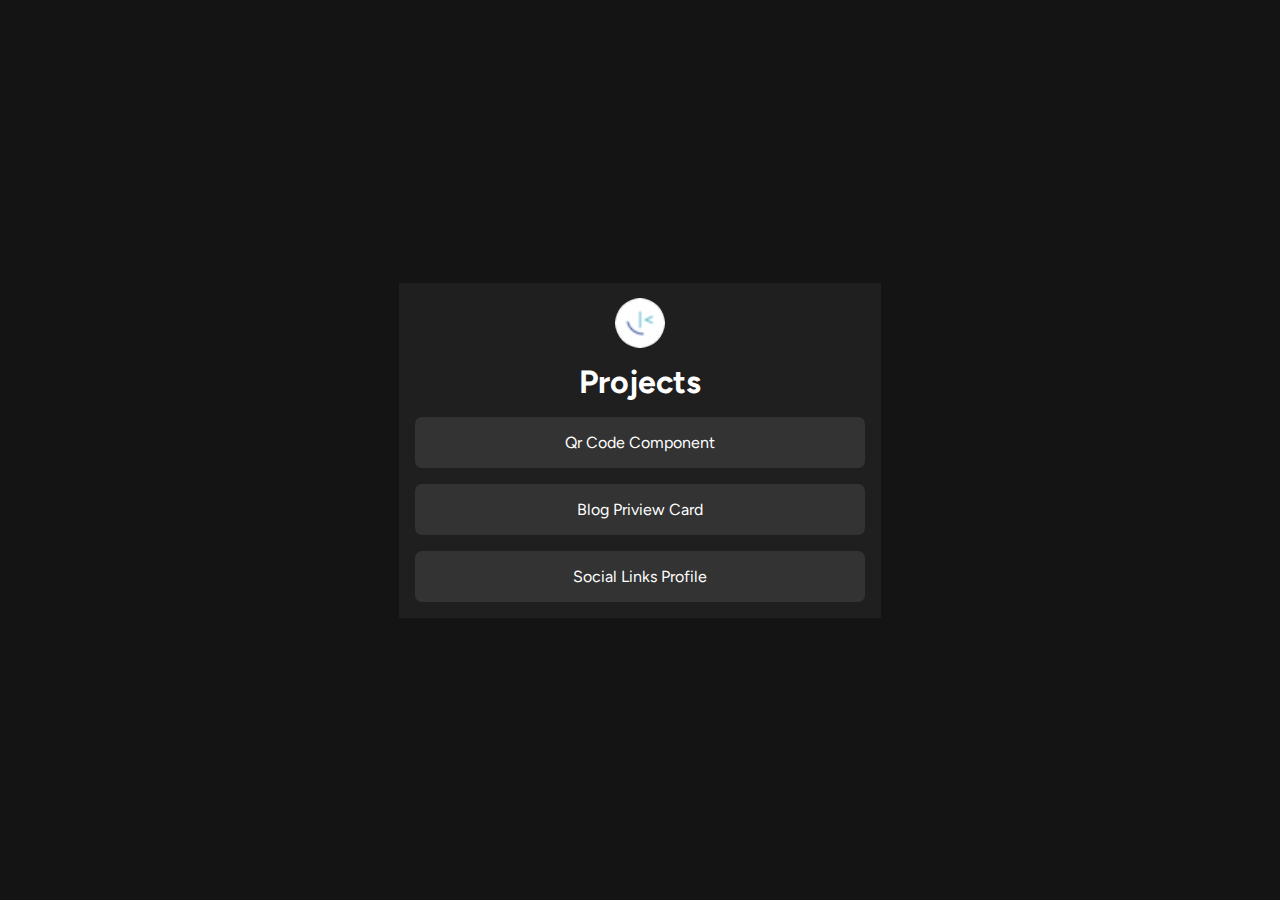
<file: Index.html>
<!DOCTYPE html>
<html lang="en">
<head>
    <link rel="stylesheet" href="style.css">
    <link rel="icon" href="image.png" type="image/png">

    <meta charset="UTF-8">
    <meta name="viewport" content="width=device-width, initial-scale=1.0">
    <title>FrontEnd Mentor Challenge  | By Adhitya</title>
</head>
<body>
    <div class="card">
        <img src="image.png" alt="FrontEnd icon" class="icon">
        <h1 class="name">Projects</h1>

        <div class="container">
            <a class="links" href="qr-code-component-main/">Qr Code Component</a>
            <a class="links" href="blog-preview-card-main/">Blog Priview Card</a>
            <a class="links" href="social-links-profile-main/">Social Links Profile</a>
        </div>
    </div>
</body>
</html>
</file>
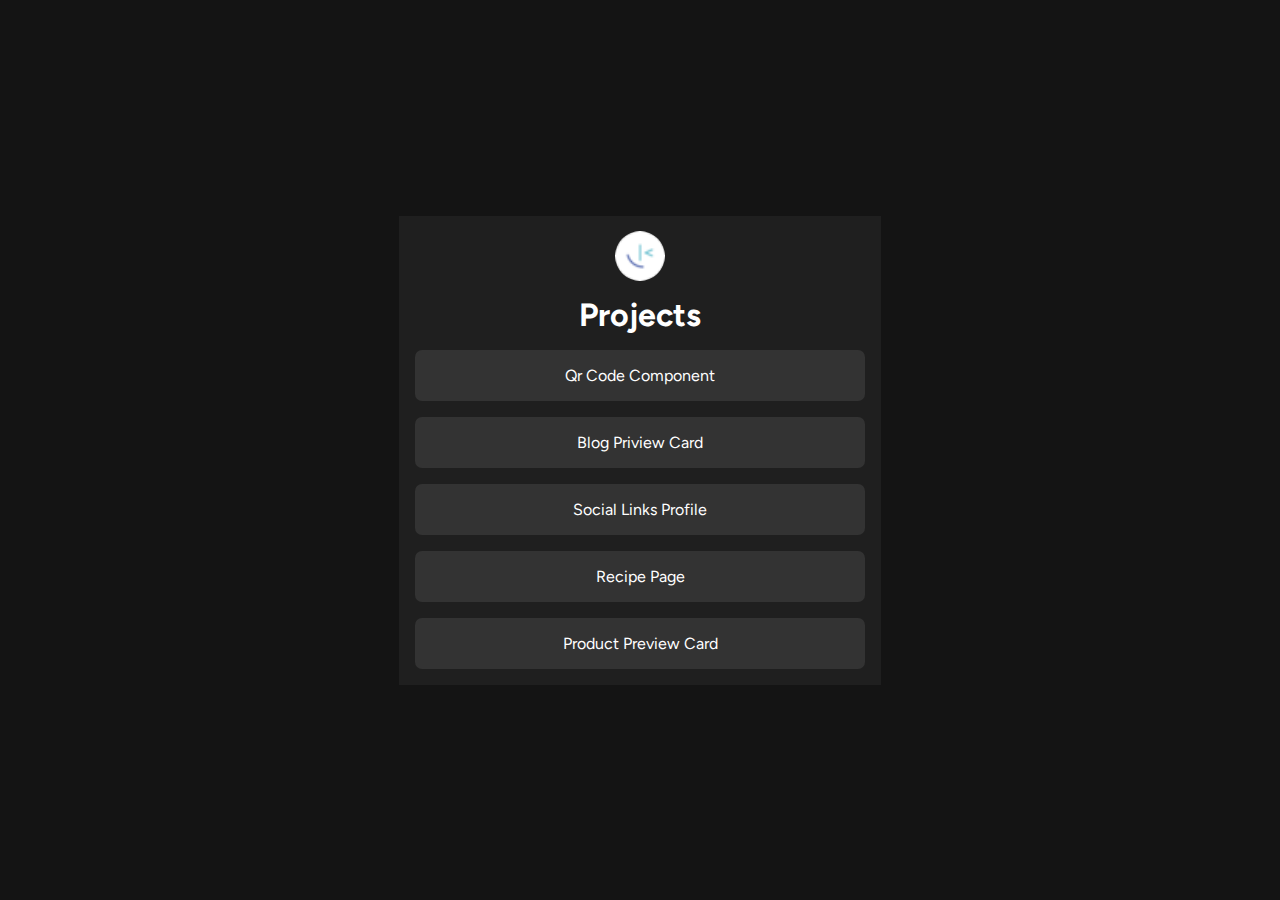
<file: index.html>
<!DOCTYPE html>
<html lang="en">
<head>
    <link rel="stylesheet" href="style.css">
    <link rel="icon" href="image.png" type="image/png">

    <meta charset="UTF-8">
    <meta name="viewport" content="width=device-width, initial-scale=1.0">
    <title>FrontEnd Mentor Challenge g | By Adhitya</title>
</head>
<body>
    <div class="card">
        <img src="image.png" alt="FrontEnd icon" class="icon">
        <h1 class="name">Projects</h1>

        <div class="container">
            <a class="links" href="qr-code-component-main/">Qr Code Component</a>
            <a class="links" href="blog-preview-card-main/">Blog Priview Card</a>
            <a class="links" href="social-links-profile-main/">Social Links Profile</a>
            <a class="links" href="recipe-page-main/">Recipe Page</a>
            <a class="links" href="product-preview-card-component-main/">Product Preview Card</a>
        </div>
    </div>
</body>
</html>
</file>
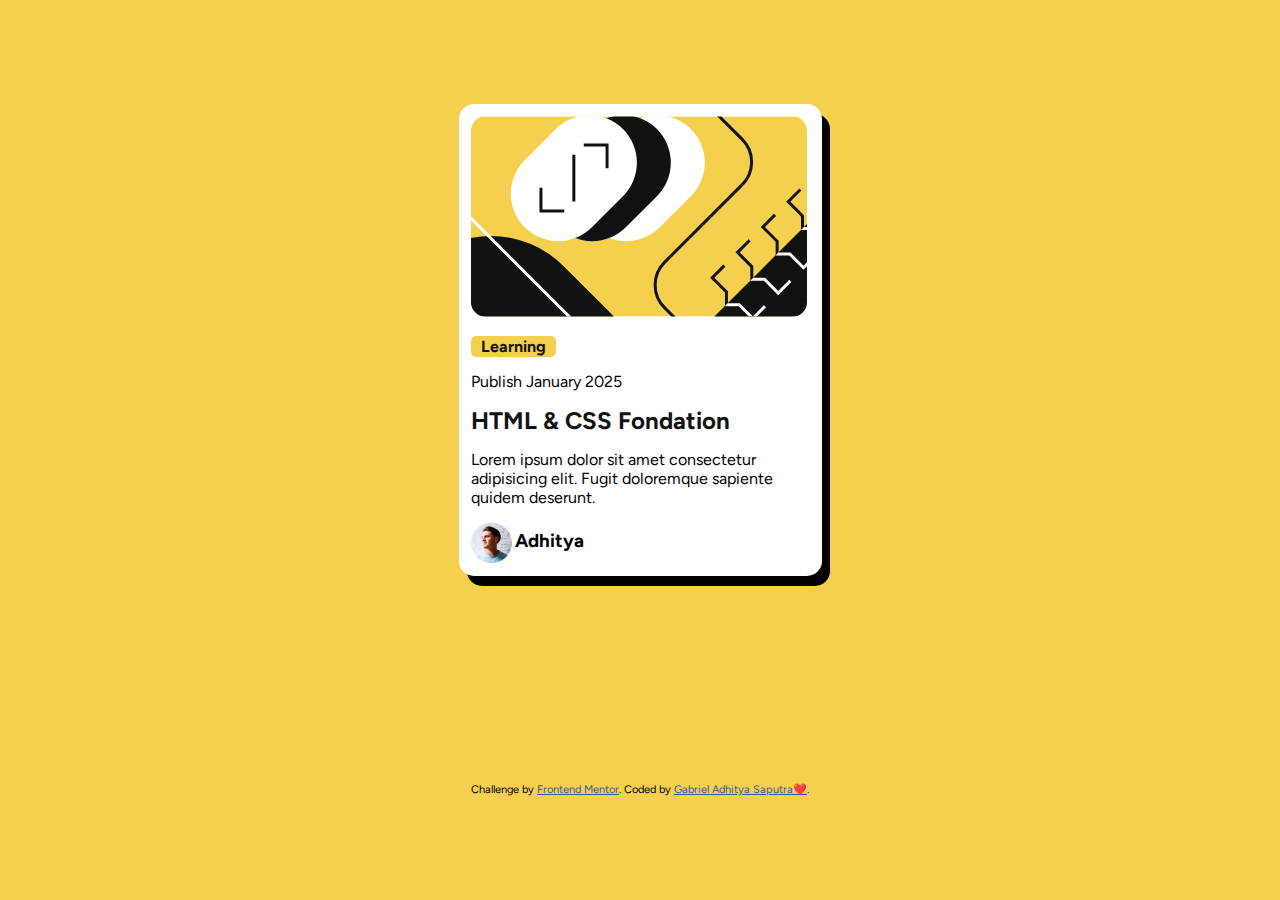
<file: blog-preview-card-main/index.html>
<!DOCTYPE html>
<html lang="en">
  <head>
    <meta charset="UTF-8" />
    <meta name="viewport" content="width=device-width, initial-scale=1.0" />
    <!-- displays site properly based on user's device -->

    <link rel="icon" type="image/png" sizes="32x32" href="./assets/images/favicon-32x32.png" />

    <title>Frontend Mentor | Blog preview card</title>

    <link rel="stylesheet" href="style.css" />
  </head>
  <body>
    <div class="card">
      <svg
        xmlns="http://www.w3.org/2000/svg"
        width="336"
        height="201"
        fill="none"
        viewBox="0 0 336 201"
      >
        <g clip-path="url(#a)">
          <path fill="#F4D04E" d="M0 .5h336v200H0z" />
          <rect
            width="139"
            height="95"
            x="87.996"
            y="77.729"
            fill="#fff"
            rx="47.5"
            transform="rotate(-45 87.996 77.729)"
          />
          <rect
            width="139"
            height="95"
            x="54.055"
            y="77.729"
            fill="#111"
            rx="47.5"
            transform="rotate(-45 54.055 77.729)"
          />
          <path fill="#111" d="M234.864 209.036 451.4-7.5l67.175 67.175-216.536 216.536z" />
          <rect
            width="139"
            height="95"
            x="20.114"
            y="77.729"
            fill="#fff"
            rx="47.5"
            transform="rotate(-45 20.114 77.729)"
          />
          <rect
            width="204.19"
            height="270.554"
            fill="#111"
            rx="102.095"
            transform="scale(-1 1) rotate(45 -103.887 14.564)"
          />
          <path
            stroke="#fff"
            stroke-width="3"
            d="m6.69-357.5 135.583 135.727c12.481 12.494 12.481 32.737 0 45.231L-45.544 11.475c-12.481 12.494-12.481 32.737 0 45.23L107.088 209.5"
          />
          <path
            stroke="#111"
            stroke-width="3"
            d="M69.965 71.719v23.334h23.334M136.079 52.273V28.94h-23.334M102.845 38.838v46.67M210.364-37.5l60.873 60.873c12.497 12.496 12.497 32.758 0 45.254l-77.745 77.746c-12.497 12.496-12.497 32.758 0 45.254l69.872 69.873"
          />
          <path
            stroke="#111"
            stroke-width="3"
            d="m253.339 149.574-12.144 12.145 14.256 14.257v12.672h12.673l13.729 13.729 12.145-12.145M278.685 124.228l-12.145 12.145 14.257 14.257v12.673h12.673l13.729 13.729 12.145-12.145M304.031 98.883l-12.145 12.144 14.257 14.257v12.673h12.673l13.729 13.729 12.144-12.145M329.376 73.537l-12.145 12.145 14.257 14.257v12.672h12.673l13.729 13.729 12.145-12.144"
          />
          <path
            stroke="#fff"
            stroke-width="5"
            d="m354.722 48.191-12.145 12.145 14.257 14.257v12.673h12.673l13.729 13.729 12.145-12.145"
          />
          <mask
            id="b"
            width="285"
            height="285"
            x="234"
            y="-8"
            maskUnits="userSpaceOnUse"
            style="mask-type: alpha"
          >
            <path fill="#111" d="M234.864 209.036 451.4-7.5l67.175 67.175-216.536 216.536z" />
          </mask>
          <g stroke="#fff" mask="url(#b)">
            <path
              stroke-width="3"
              d="m253.339 149.574-12.144 12.145 14.256 14.257v12.672h12.673l13.729 13.729 12.145-12.145M278.685 124.228l-12.145 12.145 14.257 14.257v12.673h12.673l13.729 13.729 12.145-12.145M304.031 98.883l-12.145 12.144 14.257 14.257v12.673h12.673l13.729 13.729 12.144-12.145M329.376 73.537l-12.145 12.145 14.257 14.257v12.672h12.673l13.729 13.729 12.145-12.145"
            />
            <path
              stroke-width="5"
              d="m354.722 48.191-12.145 12.145 14.257 14.257v12.673h12.673l13.729 13.729 12.145-12.145"
            />
          </g>
        </g>
        <defs>
          <clipPath id="a"><path fill="#fff" d="M0 .5h336v200H0z" /></clipPath>
        </defs>
      </svg>
      <div class="category">
        <h4 class="learning">Learning</h4>
      </div>
      <div class="publish" style="margin-bottom: 15px">
        <p>Publish January 2025</p>
      </div>
      <div class="title">
        <h2>HTML & CSS Fondation</h2>
      </div>
      <div class="deskripsi" style="margin-bottom: 15px">
        <p>
          Lorem ipsum dolor sit amet consectetur adipisicing elit. Fugit doloremque sapiente quidem
          deserunt.
        </p>
      </div>
      <div class="author">
        <img src="./assets/images/image-avatar.webp" alt="auth-img" class="auth-img" />
        <h3 class="auth-name">Adhitya</h3>
      </div>
    </div>

    <div class="attribution">
      Challenge by
      <a href="https://www.frontendmentor.io?ref=challenge" target="_blank">Frontend Mentor</a>.
      Coded by <a href="https://www.instagram.com/g_adhtys/">Gabriel Adhitya Saputra❤️</a>.
    </div>
  </body>
</html>
</file>
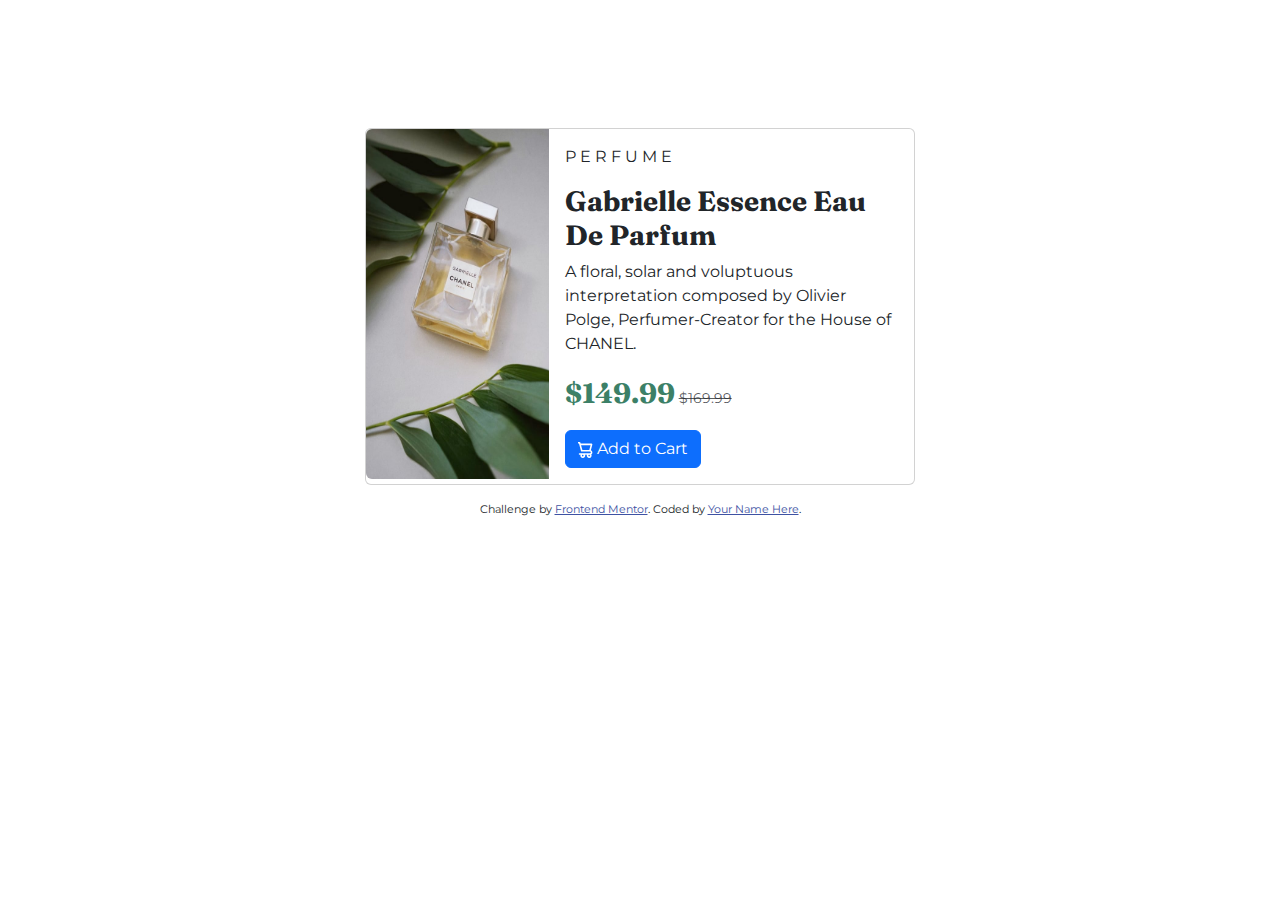
<file: product-preview-card-component-main/index.html>
<!DOCTYPE html>
<html lang="en">
  <head>
    <meta charset="UTF-8" />
    <meta name="viewport" content="width=device-width, initial-scale=1.0" />
    <!-- displays site properly based on user's device -->

    <link
      rel="icon"
      type="image/png"
      sizes="32x32"
      href="./images/favicon-32x32.png"
    />
    <link rel="stylesheet" href="bootstrap-5.3.2-dist/css/bootstrap.min.css" />
    <link rel="stylesheet" href="style.css" />

    <title>Frontend Mentor | Product preview card component</title>

    <!-- Feel free to remove these styles or customise in your own stylesheet 👍 -->
  </head>
  <body>
    <div class="d-flex align-items-center justify-content-center mt-10">
      <div class="card mb-3 d-flex mt-10" style="max-width: 550px; margin: 10% 5%; ">
        <div class="row g-0">
          <div class="col-md-4">
            <img
              src="images/image-product-desktop.jpg"
              class="img-fluid rounded-start"
              alt="Farfume Picture" 
              style="min-height: 350px;"
            />
          </div>
          <div class="col-md-8">
            <div class="card-body">
              <p>P E R F U M E</p>
              <h5 class="card-title fw-bold fs-3 title">Gabrielle Essence Eau De Parfum</h5>
              <p class="card-text fs-8">
                A floral, solar and voluptuous interpretation composed by Olivier
                Polge, Perfumer-Creator for the House of CHANEL.
              </p>
              <p class="card-text">
                <span class="fw-bold harga fs-3">$149.99</span>
                <small class="text-muted"
                  ><span class="text-decoration-line-through"
                    >$169.99</span
                  ></small
                >
              </p>
              <a href="#" class="btn btn-primary"
                ><img src="images/icon-cart.svg" alt="Cart"/>    Add to Cart</a
              >
            </div>
          </div>
        </div>
      </div>
    </div>
  

    <div class="attribution">
      Challenge by
      <a href="https://www.frontendmentor.io?ref=challenge" target="_blank"
        >Frontend Mentor</a
      >. Coded by <a href="#">Your Name Here</a>.
    </div>
    <script src="bootstrap-5.3.2-dist/js/bootstrap.bundle.min.js"></script>
  </body>
</html>
</file>
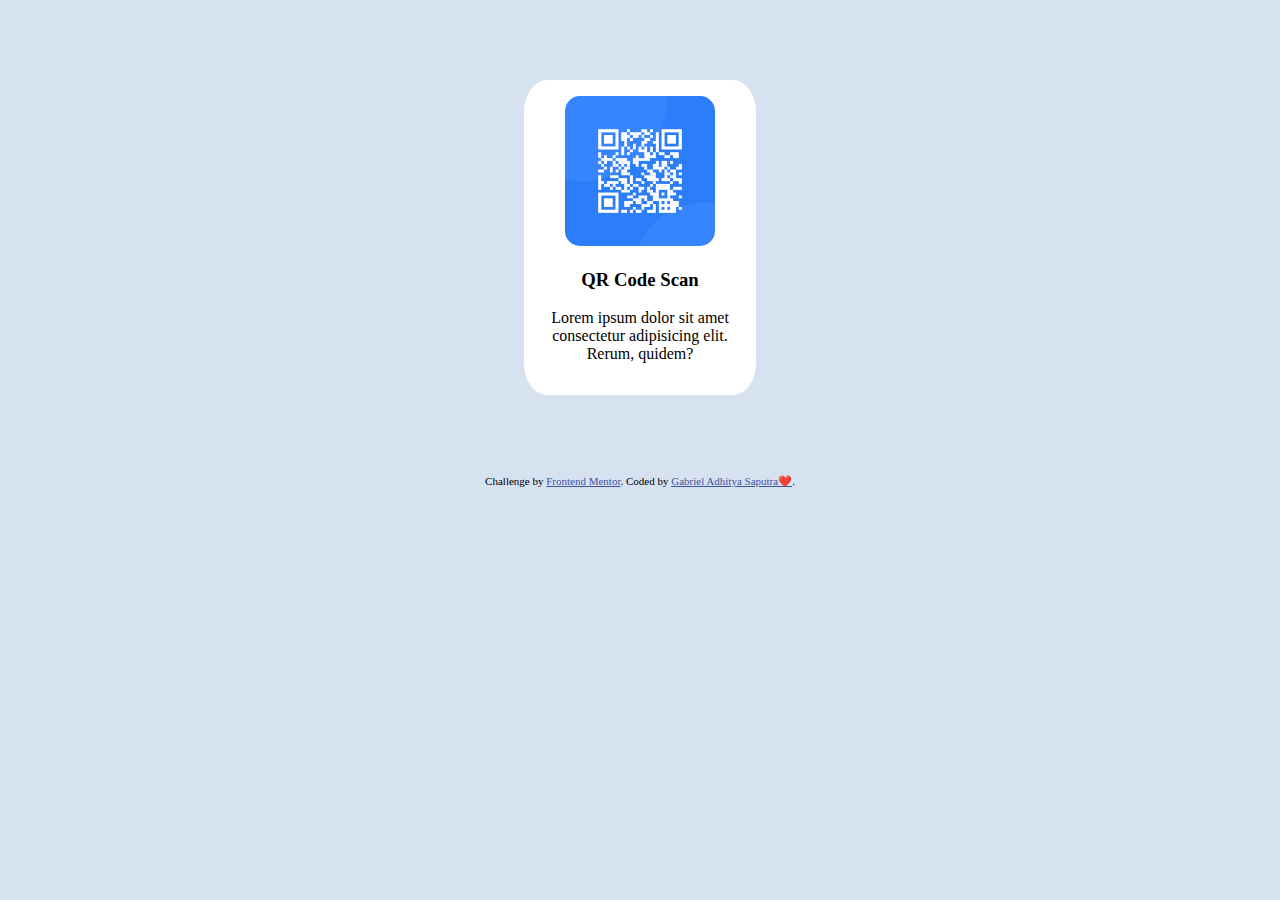
<file: qr-code-component-main/index.html>
<!DOCTYPE html>
<html lang="en">
  <head>
    <meta charset="UTF-8" />
    <meta name="viewport" content="width=device-width, initial-scale=1.0" />
    <!-- displays site properly based on user's device -->

    <link rel="icon" type="image/png" sizes="32x32" href="./images/favicon-32x32.png" />

    <title>Frontend Mentor | QR code component</title>

    <!-- Feel free to remove these styles or customise in your own stylesheet 👍 -->
    <style>
      body {
        background-color: hsl(212, 45%, 89%);
      }

      .card {
        background-color: white;
        width: 200px;
        padding: 1rem;
        margin: 5rem auto;
        text-align: center;
        border-radius: 10%;
      }

      img {
        align-items: center;
        border-radius: 10%;
        height: 150px;
      }

      .attribution {
        font-size: 11px;
        text-align: center;
      }
      .attribution a {
        color: hsl(228, 45%, 44%);
      }
    </style>
  </head>
  <body>
    <div class="card">
      <img src="./images/image-qr-code.png" alt="qr" />
      <h3>QR Code Scan</h3>
      <p>Lorem ipsum dolor sit amet consectetur adipisicing elit. Rerum, quidem?</p>
    </div>

    <div class="attribution">
      Challenge by
      <a href="https://www.frontendmentor.io?ref=challenge" target="_blank">Frontend Mentor</a>.
      Coded by <a href="https://www.instagram.com/g_adhtys/">Gabriel Adhitya Saputra❤️</a>.
    </div>
  </body>
</html>
</file>
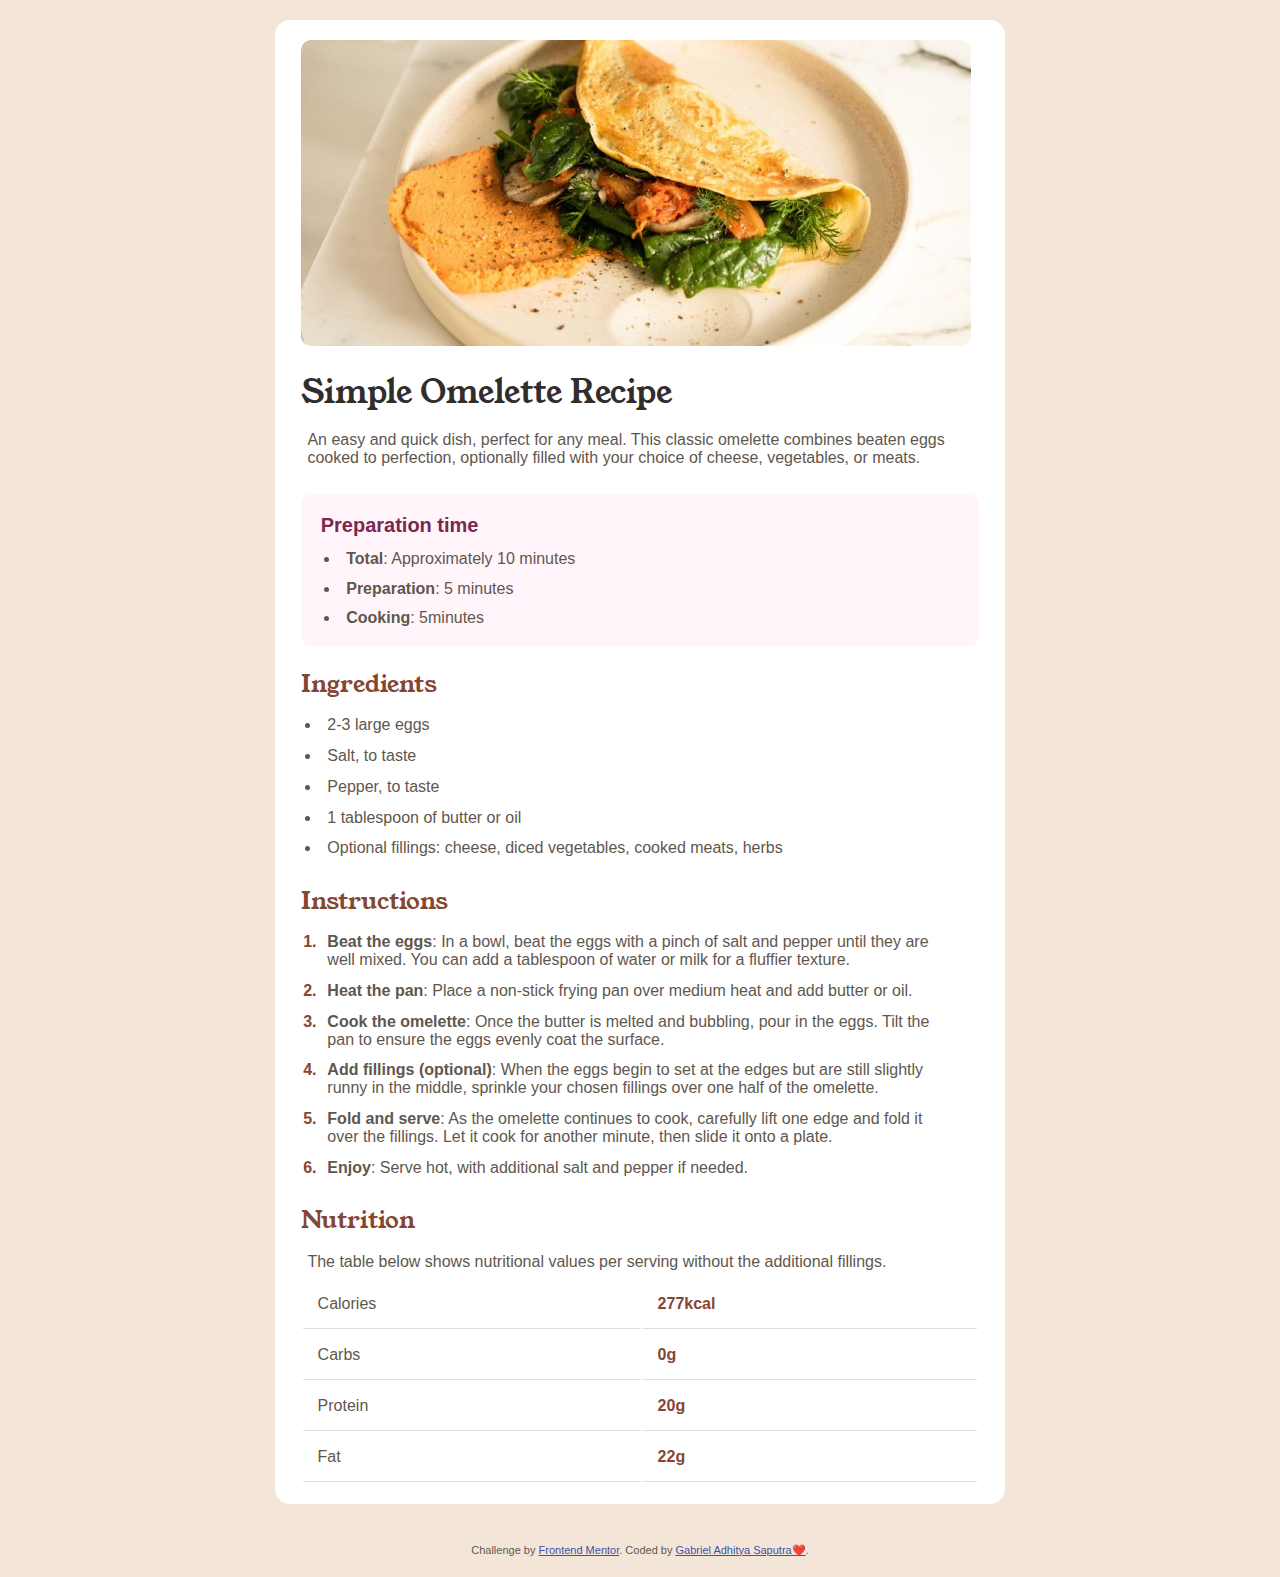
<file: recipe-page-main/index.html>
<!DOCTYPE html>
<html lang="en">
  <head>
    <meta charset="UTF-8" />
    <meta name="viewport" content="width=device-width, initial-scale=1.0" />
    <!-- displays site properly based on user's device -->

    <link
      rel="icon"
      type="image/png"
      sizes="32x32"
      href="./assets/images/favicon-32x32.png"
    />
    <link rel="stylesheet" href="style.css" />

    <title>Frontend Mentor | Recipe page</title>

    <!-- Feel free to remove these styles or customise in your own stylesheet 👍 -->
    <style>
      .attribution {
        font-size: 11px;
        text-align: center;
      }
      .attribution a {
        color: hsl(228, 45%, 44%);
      }
    </style>
  </head>
  <body>
    <div class="card">
      <div>
        <img
          src="assets/images/image-omelette.jpeg"
          alt=""
          style="width: 670px; border-radius: 10px"
        />
      </div>
      <div class="Description">
        <h1> Simple Omelette Recipe</h1>
        <p>
          An easy and quick dish, perfect for any meal. This classic omelette
          combines beaten eggs cooked to perfection, optionally filled with your
          choice of cheese, vegetables, or meats.
        </p>
      </div>
      <div class="Preparation">
        <p style="font-weight: bold; color: var(--Rose800); font-size: 20px;">Preparation time</p>
        <ul>
          <li><strong>Total</strong>: Approximately 10 minutes</li>
          <li><strong>Preparation</strong>: 5 minutes</li>
          <li><strong>Cooking</strong>: 5minutes</li>
        </ul>
      </div>
      <div class="Ingredients">
        <h2>Ingredients</h2>
        <ul>
          <li>2-3 large eggs</li>
          <li>Salt, to taste</li>
          <li>Pepper, to taste</li>
          <li>1 tablespoon of butter or oil</li>
          <li>
            Optional fillings: cheese, diced vegetables, cooked meats, herbs
          </li>
        </ul>
      </div>
      <div class="Instructions">
        <h2>Instructions</h2>
        <ol>
          <li>
            <strong>Beat the eggs</strong>: In a bowl, beat the eggs with a pinch of salt and
            pepper until they are well mixed. You can add a tablespoon of water
            or milk for a fluffier texture.
          </li>
          <li>
            <strong>Heat the pan</strong>: Place a non-stick frying pan over medium heat and add
            butter or oil.
          </li>
          <li>
            <strong>Cook the omelette</strong>: Once the butter is melted and bubbling, pour in
            the eggs. Tilt the pan to ensure the eggs evenly coat the surface.
          </li>
          <li>
            <strong>Add fillings (optional)</strong>: When the eggs begin to set at the edges but
            are still slightly runny in the middle, sprinkle your chosen
            fillings over one half of the omelette.
          </li>
          <li>
            <strong>Fold and serve</strong>: As the omelette continues to cook, carefully lift
            one edge and fold it over the fillings. Let it cook for another
            minute, then slide it onto a plate.
          </li>
          <li><strong>Enjoy</strong>: Serve hot, with additional salt and pepper if needed.</li>
        </ol>
      </div>
      <div class="Nutrition">
        <h2>Nutrition</h2>
        <p>The table below shows nutritional values per serving without the
      additional fillings.</p>
        <table>
          <tr>
            <td>Calories</td>
            <td class="amount">277kcal</td>
          </tr>
          <tr>
            <td>Carbs</td>
            <td class="amount">0g</td>
          <tr>
            <td>Protein</td>
            <td class="amount">20g</td>
          </tr>
          <tr>
            <td>Fat</td>
            <td class="amount">22g</td>
          </tr>
          </tr>
        </table>
      </div>
    </div>
    <div class="attribution">
      Challenge by
      <a href="https://www.frontendmentor.io?ref=challenge" target="_blank"
        >Frontend Mentor</a
      >. Coded by <a href="https://www.instagram.com/g_adhtys/">Gabriel Adhitya Saputra❤️</a>.
    </div>
  </body>
</html>
</file>
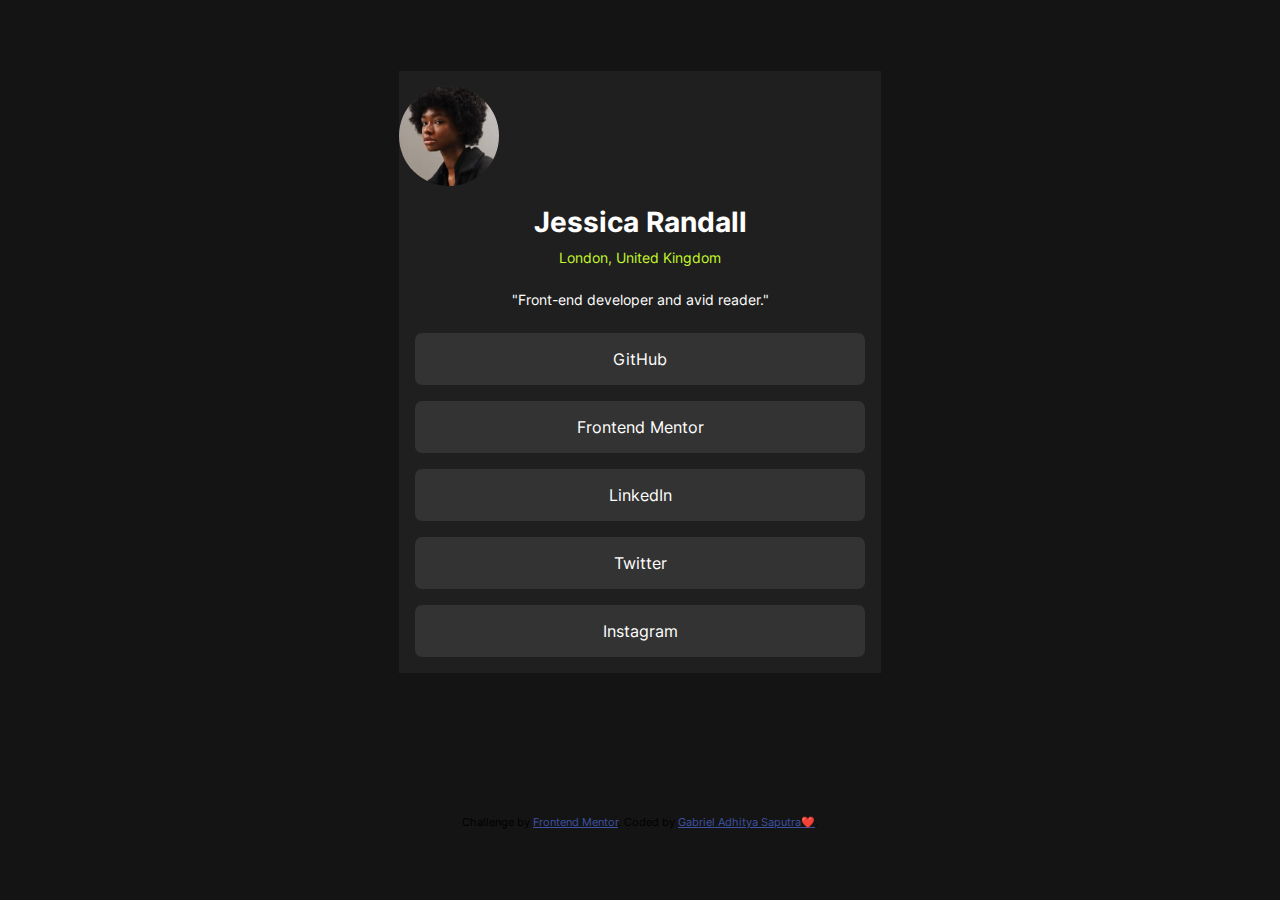
<file: social-links-profile-main/index.html>
<!DOCTYPE html>
<html lang="en">
  <head>
    <meta charset="UTF-8" />
    <meta name="viewport" content="width=device-width, initial-scale=1.0" />
    <!-- displays site properly based on user's device -->

    <link rel="icon" type="image/png" sizes="32x32" href="./assets/images/favicon-32x32.png" />

    <title>Frontend Mentor | Social links profile</title>

    <link rel="stylesheet" href="style.css" />
  </head>
  <body>
    <div class="card">
      <img src="./assets/images/avatar-jessica.jpeg" alt="avatar-jessica" class="avatar" />
      <h1 class="name">Jessica Randall</h1>
      <p class="location">London, United Kingdom</p>
      <p class="bio">"Front-end developer and avid reader."</p>

      <div class="profile">
        <a class="links">GitHub</a>
        <a class="links">Frontend Mentor</a>
        <a class="links">LinkedIn</a>
        <a class="links">Twitter</a>
        <a class="links">Instagram</a>
      </div>
    </div>

    <div class="attribution">
      Challenge by
      <a href="https://www.frontendmentor.io?ref=challenge" target="_blank">Frontend Mentor</a>.
      Coded by <a href="https://www.instagram.com/g_adhtys/">Gabriel Adhitya Saputra❤️</a>.
    </div>
  </body>
</html>
</file>
<file: style.css>
@import url("https://fonts.googleapis.com/css2?family=Figtree:ital,wght@0,300..900;1,300..900&display=swap");

* {
    margin: 0;
    padding: 0;
    box-sizing: border-box;
}

:root{
    --bg : hsl(0, 0%, 8%);
    --White: hsl(0, 0%, 100%);
    --Grey700: hsl(0, 0%, 20%);
    --Grey800: hsl(0, 0%, 12%);
}

body {
    background-color: var(--bg);
    display: grid;
    place-items: center;
    min-height: 100vh;
    font-family: "Figtree", sans-serif;
}

.name {
    color: var(--White);
}

p {
    color: aliceblue;
}

.card {
    background-color: var(--Grey800);
    justify-content: center;
    place-items: center;
    display: grid;
    height: fit-content;
    /* width: 100vh; */
    min-width: 25%;
}

.icon {
    border-radius: 100%;
    width: 50px;
    margin: 15px 0;
    justify-content: center;
    place-items: center;
    align-items: center;
}

.links {
    display: block;
    background-color: var(--Grey700);
    color: var(--White);
    padding: 1rem;
    border-radius: 7px;
    text-align: center;
    width: 50vh;
    margin: 1rem;
    text-decoration: none;
}
</file>
<file: blog-preview-card-main/style.css>
@import url("https://fonts.googleapis.com/css2?family=Figtree:ital,wght@0,300..900;1,300..900&display=swap");

* {
  margin: 0;
  padding: 0;
  box-sizing: border-box;
}

:root {
  --bg: hsl(47, 88%, 63%);
  --White: hsl(0, 0%, 100%);
  --Gray500: hsl(0, 0%, 42%);
  --Gray950: hsl(0, 0%, 7%);
}

body {
  background-color: var(--bg);
  display: grid;
  place-items: center;
  min-height: 100vh;
  font-family: "Figtree", sans-serif;
}

.card {
  background-color: var(--White);
  height: fit-content;
  width: fit-content;
  box-shadow: 8px 10px black;
  padding: 1%;
  border-radius: 15px;
  max-width: 363px;
}

svg {
  border-radius: 15px;
  margin-bottom: 15px;
}

.title,
h2 {
  color: var(--Gray950);
  margin-bottom: 15px;
}

.title,
h2:hover {
  color: var(--bg);
  cursor: pointer;
}

.category {
  background-color: var(--bg);
  color: var(--Gray950);
  width: fit-content;
  padding: 1px 10px;
  border-radius: 5px;
  margin-bottom: 15px;
}

.author {
  display: flex;
}

.auth-img {
  width: 12%;
}

.auth-name {
  padding-top: 7px;
  padding-left: 3px;
}

.attribution {
  font-size: 11px;
  text-align: center;
}
.attribution a {
  color: hsl(228, 45%, 44%);
}
</file>
<file: product-preview-card-component-main/style.css>
@import url('https://fonts.googleapis.com/css2?family=Montserrat:ital,wght@0,100..900;1,100..900&display=swap');
@import url('https://fonts.googleapis.com/css2?family=Fraunces:ital,opsz,wght@0,9..144,100..900;1,9..144,100..900&display=swap');

.attribution { font-size: 11px; text-align: center; }
.attribution a { color: hsl(228, 45%, 44%); }

/* * {
    width: 0;
    height: 0;
    box-sizing: border-box;
} */

:root{
    --Green500: hsl(158, 36%, 37%);
    --Green700: hsl(158, 42%, 18%);
    --Black: hsl(212, 21%, 14%);
    --Grey: hsl(228, 12%, 48%);
    --Cream: hsl(30, 38%, 92%);
    --White: hsl(0, 0%, 100%);
}

body{
    font-family: "Montserrat";
}

.harga{
    font-family: "Fraunces";
    color: var(--Green500);
}

.title{
    font-family: "Fraunces";
}
</file>
<file: recipe-page-main/style.css>
@import url('https://fonts.googleapis.com/css2?family=Outfit:wght@100..900&family=Playfair+Display:ital,wght@0,400..900;1,400..900&display=swap');
@import url('https://fonts.googleapis.com/css2?family=Outfit:wght@100..900&family=Playfair+Display:ital,wght@0,400..900;1,400..900&family=Young+Serif&display=swap');

* {
  margin: 0;
  padding: 0;
  box-sizing: border-box;
}

:root{
    --White: hsl(0, 0%, 100%);
    --Stone100: hsl(30, 54%, 90%);
    --Stone150: hsl(30, 18%, 87%);
    --Stone600: hsl(30, 10%, 34%);
    --Stone900: hsl(24, 5%, 18%);

    --Brown800: hsl(14, 45%, 36%);

    --Rose800: hsl(332, 51%, 32%);
    --Rose50: hsl(330, 100%, 98%);
}

body {
  background-color: var(--Stone100);
  display: grid;
  place-items: center;
  min-height: 100vh;
  font-family: "Playfair", sans-serif;
  color: var(--Stone600);
}

.card {
  background-color: var(--White);
  height: fit-content;
  width: fit-content;
  padding: 0 2%;
  border-radius: 15px;
  max-width: 730px;
}

div{
  margin: 20px 0;
}

h1{
  font-family: "Young Serif";
  margin: 1vh 0;
  color: var(--Stone900);
  font-weight: lighter;
}

h2{
  font-family: "Young Serif";
  margin: 1vh 0;
  color: var(--Brown800);
  font-weight: lighter;
}

p{
  max-width: 670px;
  font-size: 16px;
  padding: 1%;
}

.Preparation{
  background-color: var(--Rose50);
  padding : 2%;
  border-radius: 10px;
}

.Preparation ul{
  margin: 0 4%;
}

.Ingredients ul{
  margin: 0 3%;
}

.Instructions ol{
  margin: 0 3%;
}

.Instructions ol>li::marker{
  font-weight: bold;
  color: var(--Brown800);
}

li{
  padding: 1%;
}

.Nutrition table{
  width: 100%;
}

.Nutrition td{
  height: 40px;
  text-align: left;
  padding: 15px;
  border-bottom: 1px solid var(--Stone150);
}

.amount{
  color: var(--Brown800);
  font-weight: bold;
}
</file>
<file: social-links-profile-main/style.css>
@font-face {
  font-family: "inter";
  src: url(./assets/fonts/Inter-VariableFont_slnt\,wght.ttf);
}

:root {
  --Green: hsl(75, 94%, 57%);
  --White: hsl(0, 0%, 100%);
  --Grey700: hsl(0, 0%, 20%);
  --Grey800: hsl(0, 0%, 12%);
  --Grey900: hsl(0, 0%, 8%);
}

* {
  margin: 0;
  padding: 0;
  box-sizing: border-box;
}

body {
  background-color: var(--Grey900);
  display: grid;
  place-items: center;
  min-height: 100vh;
  font-family: "inter", sans-serif;
}

.card{
  background-color: var(--Grey800);
  justify-content: center;
  /* min-height: 75%; */
  min-width: 25%;
  height: fit-content;
  /* width: fit-content; */
  font-family: "inter", sans-serif;
  place-items: center;
}

.avatar{
  border-radius: 100%;
  width: 100px;
  margin: 15px 0;
}

.name{
  color: var(--White);
  font-size: 28px;
}


.location{
  font-size: 14px;
  color: var(--Green);
  margin: 10px 0;
  font-weight: 00;
}

.bio{
  font-size: 14px;
  color: var(--White);
  margin: 25px 0;
}

.links {
  background-color: var(--Grey700);
  color: var(--White);
  padding: 1rem;
  margin: 1rem;
  display: block;
  border-radius: 7px;
  text-align: center;
  width: 50vh;
  text-decoration: none;
}

.attribution {
  font-size: 11px;
  text-align: center;
}

.attribution a {
  color: hsl(228, 45%, 44%);
}
</file>
